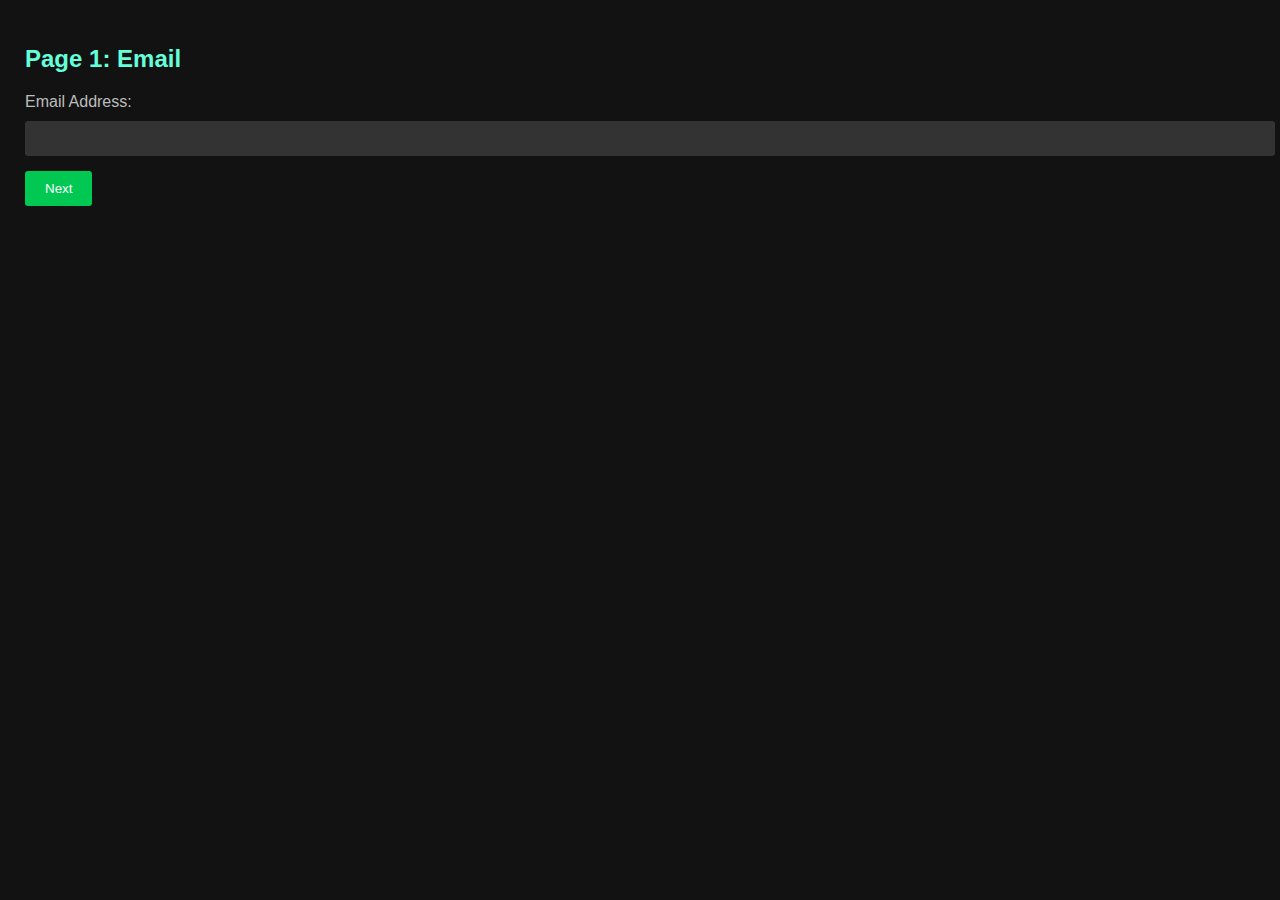
<file: Survey_form/index.html>
<!DOCTYPE html>
<html lang="en">
<head>
<meta charset="UTF-8">
<meta name="viewport" content="width=device-width, initial-scale=1.0">
<link rel="stylesheet" href="style.css">
<title>Multi-Page Survey Form</title>
</head>
<body>
<div id="page1" class="survey-page">
  <h2>Page 1: Email</h2>
  <label for="email">Email Address:</label>
  <input type="email" id="email" required>
  <button onclick="saveAndNavigate(2)">Next</button>
</div>

<div id="page2" class="survey-page" style="display:none;">
  <h2>Page 2: Name, State, Country</h2>
  <label for="name">Name:</label>
  <input type="text" id="name" required><br>

  <label for="state">State:</label>
  <input type="text" id="state"><br>

  <label for="country">Country:</label>
  <input type="text" id="country"><br>

  <label for="ph">phone no:</label>
  <input type="text" id="ph"><br>

  <button onclick="saveAndNavigate(3)">Next</button>
</div>

<div id="page3" class="survey-page" style="display:none;">
  <h2>Page 3: Questions</h2>
  <label for="question1">How are you:</label>
  <input type="text" id="question1"><br>

  <label for="question2">How was your overall experence:</label>
  <input type="text" id="question2"><br>

  <label for="question3">any suggestions:</label>
  <input type="text" id="question3"><br>

  <button onclick="submitForm()">Submit</button>
</div>

<script>
  function saveAndNavigate(pageNumber) {
    const currentPage = document.getElementById(`page${pageNumber - 1}`);
    const nextPage = document.getElementById(`page${pageNumber}`);
    
    // Save input values to localStorage/sessionStorage
    if (pageNumber === 2) {
      localStorage.setItem('email', document.getElementById('email').value);
    } else if (pageNumber === 3) {
      localStorage.setItem('name', document.getElementById('name').value);
      localStorage.setItem('state', document.getElementById('state').value);
      localStorage.setItem('country', document.getElementById('country').value);
      localStorage.setItem('ph', document.getElementById('ph').value);
    }

    currentPage.style.display = 'none';
    nextPage.style.display = 'block';
  }

  function submitForm() {
    const email = localStorage.getItem('email');
    const name = localStorage.getItem('name');
    const state = localStorage.getItem('state');
    const country = localStorage.getItem('country');
    const ph = localStorage.getItem('ph');
    const question1 = document.getElementById('question1').value;
    const question2 = document.getElementById('question2').value;
    const question3 = document.getElementById('question3').value;

    // Perform email submission (server-side scripting)
    // Example using JavaScript fetch API (not for actual email sending)
    // const body = {
    //   email,
    //   name,
    //   state,
    //   country,
    //   question1,
    //   question2,
    //   question3
    // };

    var body = "email : " + email + "\n" + "name "+name + "\n" + "phone no " + ph 
      + "state "+state + "\n" + "country " + country + "\n"+ "How are you:" + question1 + "\n"
      + "How was your overall experence:" + question2+"\n"+"any suggestion:"+question3;

    const subject = "test subject";


    var mailtoLink = "mailto:your-email@example.com" +
                "?subject=" + encodeURIComponent(subject) +
                "&body=" + encodeURIComponent(body);

            window.open(mailtoLink);
  }
</script>
</body>
</html>
</file>
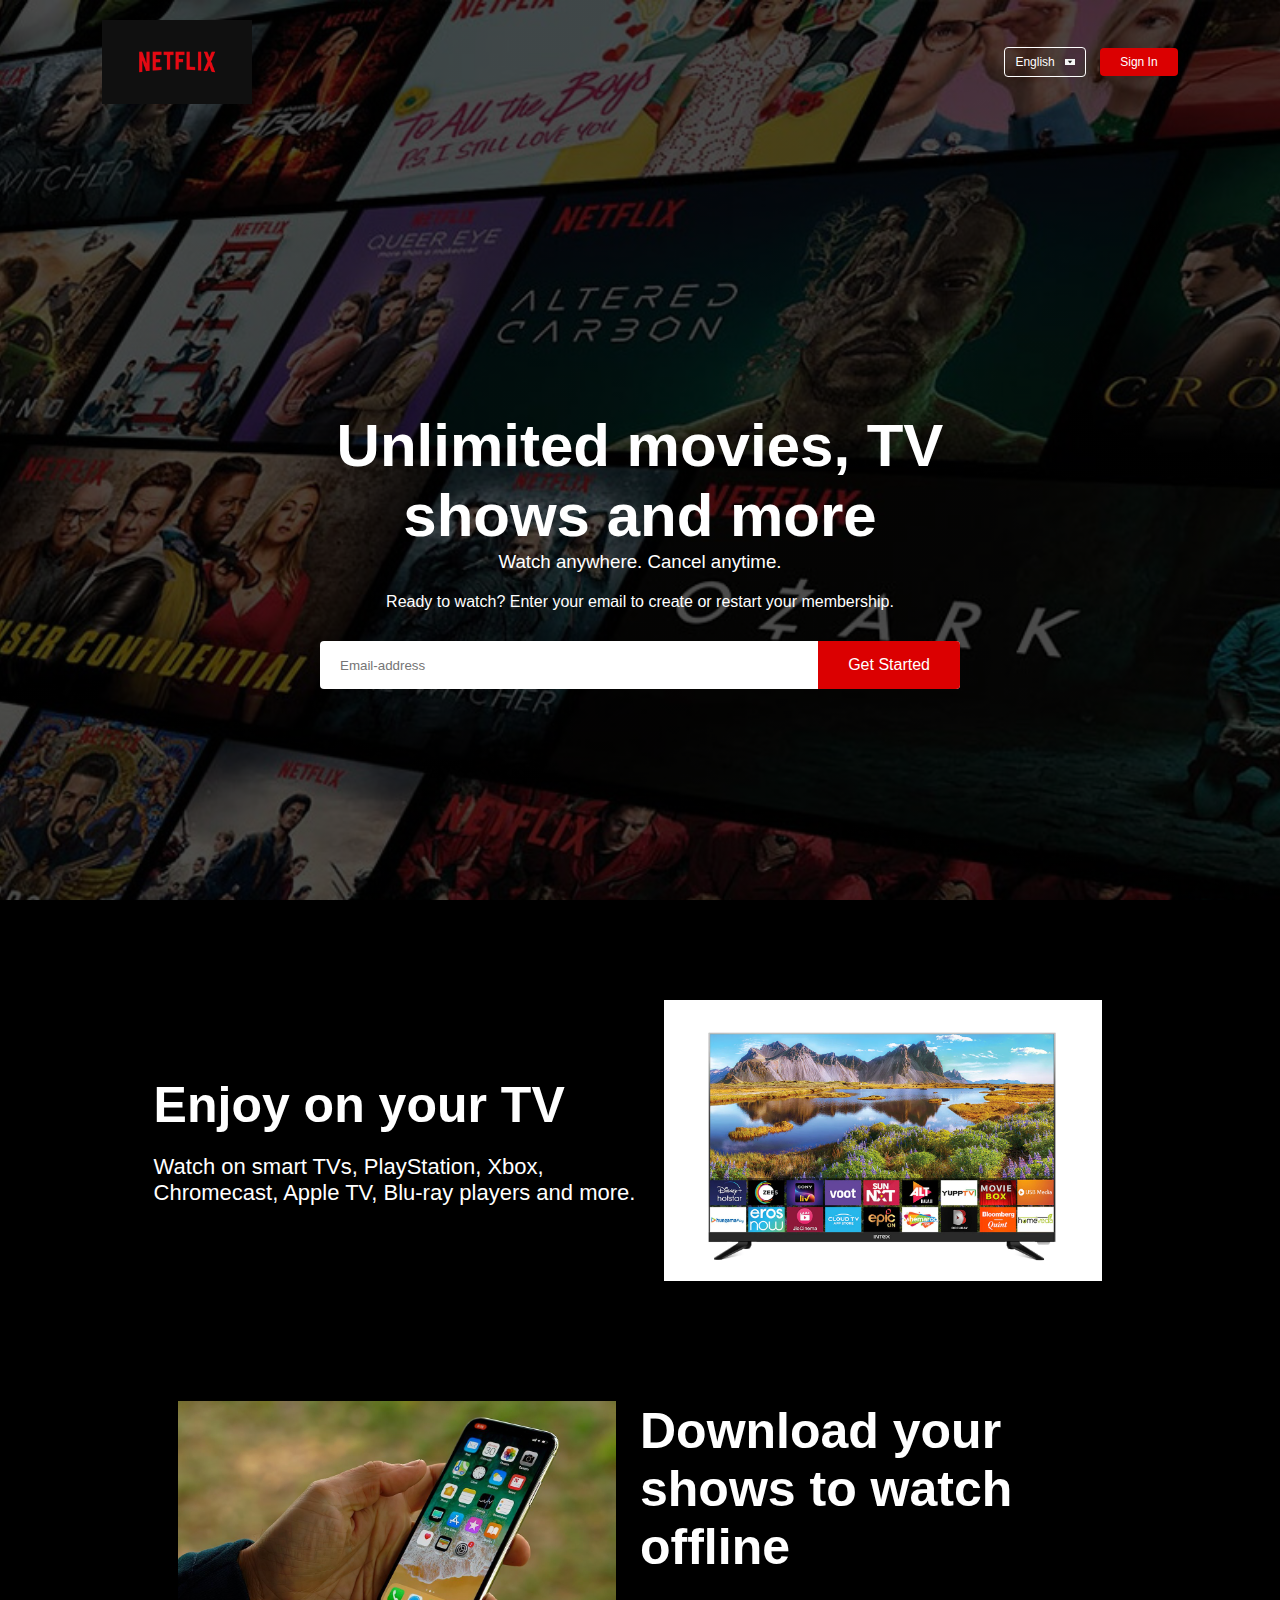
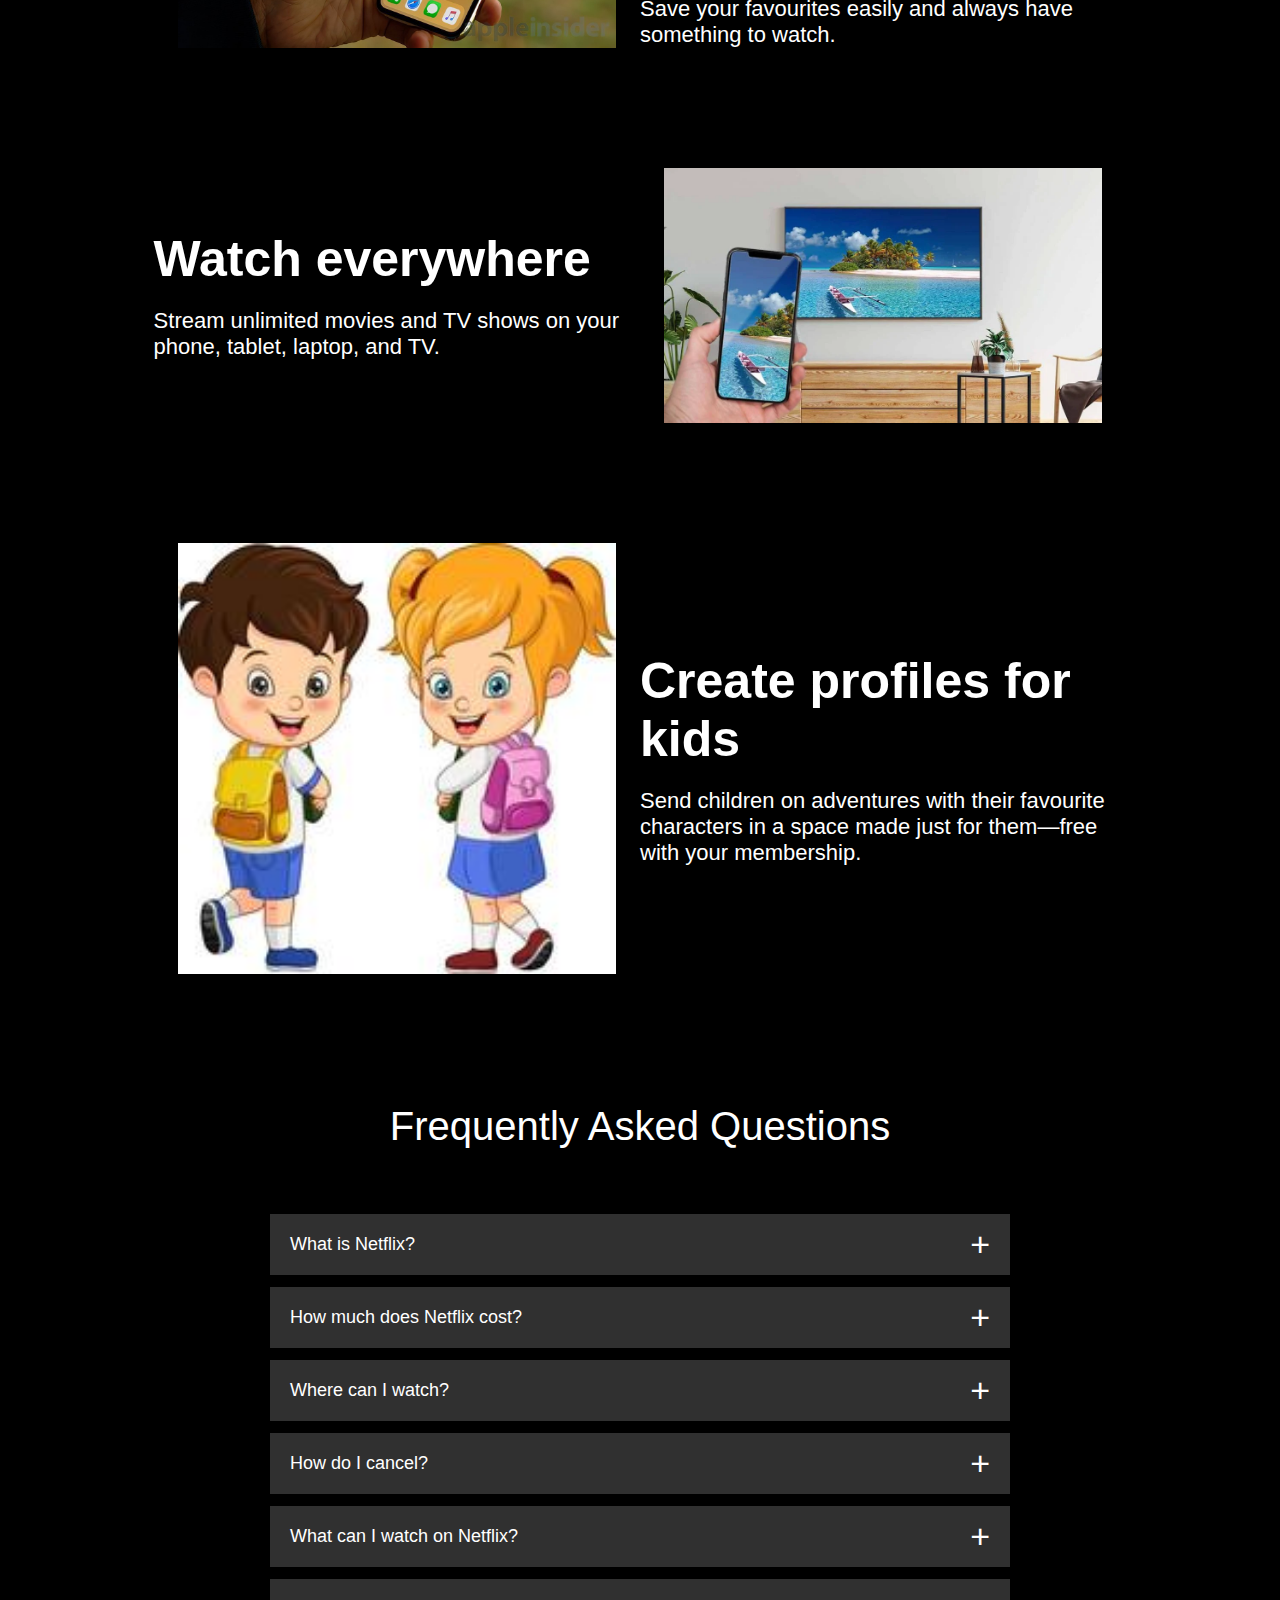
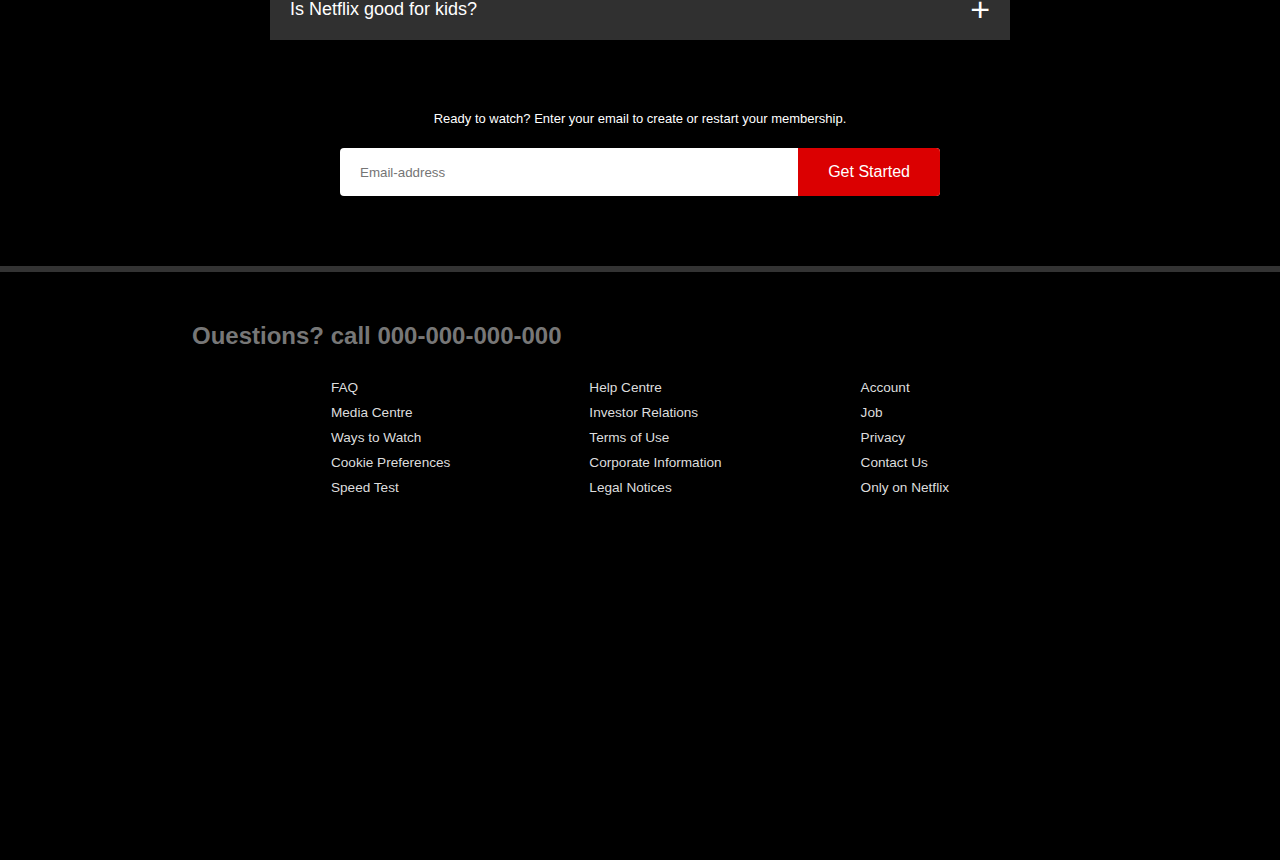
<file: Netflix/Netflix.html>
<!DOCTYPE html>
<html lang="en">
<head>
    <meta charset="UTF-8">
<meta name="viewport" content="width=device-width, initial scale=1.0">
<title>Netflix Website Clone</title>
<link rel="stylesheet" href="styles.css">
</head>
<body>

    <div class="header">
<nav>
    <img src="logo.png" class="logo">
    <div>
        <button class="language-btn">English <img src="down.png"></button>
        <button>Sign In</button>
    </div>
</nav>
<div class="header-content">
    <h1>Unlimited movies, TV shows and more</h1>
    <h3>Watch anywhere. Cancel anytime.</h3>
    <p>Ready to watch? Enter your email to create or restart your membership.</p>
    <form  class="email-signup">
        <input type="email" placeholder="Email-address" required>
        <button type="submit">Get Started</button>
    </form>
</div>
    </div>

    <div class="features">
        <div class="row">
            <div class="text-col">
                <h2>Enjoy on your TV</h2>
                   <p>Watch on smart TVs, PlayStation, Xbox, Chromecast, Apple TV, Blu-ray players and more.</p>
            </div>
            <div class="img-col">
                <img src="tvv.png">
            </div>
        </div>
        <div class="row">
            <div class="img-col">
                <img src="mobile.png">
            </div>
            <div class="text-col">
                <h2>Download your shows to watch offline</h2>
                   <p>Save your favourites easily and always have something to watch.</p>
            </div>
            
        </div>
        <div class="row">
            <div class="text-col">
                <h2>Watch everywhere</h2>
                   <p>Stream unlimited movies and TV shows on your phone, tablet, laptop, and TV.</p>
            </div>
            <div class="img-col">
                <img src="tvmobile.png">
            </div>
        </div>
        <div class="row">
            <div class="img-col">
                <img src="kids.png">
            </div>
            <div class="text-col">
                <h2>Create profiles for kids</h2>
                   <p>Send children on adventures with their favourite characters in a space made just for them—free with your membership.</p>
            </div>
            
        </div>
    </div>

    <div class="faq">
        <h2>Frequently Asked Questions</h2>
        <ul class="accordion">
            <li>
                <input type="radio" name="accordion" id="first">
                <label for="first">What is Netflix?</label> 
                <div class="content">
                    <p>Netflix is a streaming service that offers a wide variety of award-winning TV shows, movies, anime, documentaries and more – on thousands of internet-connected devices.

                        You can watch as much as you want, whenever you want, without a single ad – all for one low monthly price. There's always something new to discover, and new TV shows and movies are added every week!</p>
                </div>
            </li>
            <li>
                <input type="radio" name="accordion" id="second">
                <label for="second">How much does Netflix cost?</label> 
                <div class="content">
                    <p>Watch Netflix on your smartphone, tablet, Smart TV, laptop, or streaming device, all for one fixed monthly fee. Plans range from ₹ 149 to ₹ 649 a month. No extra costs, no contracts.</p>
                </div>
            </li>
            <li>
                <input type="radio" name="accordion" id="third">
                <label for="third">Where can I watch?</label> 
                <div class="content">
                    <p>Watch anywhere, anytime. Sign in with your Netflix account to watch instantly on the web at netflix.com from your personal computer or on any internet-connected device that offers the Netflix app, including smart TVs, smartphones, tablets, streaming media players and game consoles.

                        You can also download your favourite shows with the iOS, Android, or Windows 10 app. Use downloads to watch while you're on the go and without an internet connection. Take Netflix with you anywhere.</p>
                </div>
            </li>
            <li>
                <input type="radio" name="accordion" id="fourth">
                <label for="fourth">How do I cancel?</label> 
                <div class="content">
                    <p>Netflix is flexible. There are no annoying contracts and no commitments. You can easily cancel your account online in two clicks. There are no cancellation fees – start or stop your account anytime.</p>
                </div>
            </li>
            <li>
                <input type="radio" name="accordion" id="fifth">
                <label for="fifth">What can I watch on Netflix?</label> 
                <div class="content">
                    <p>Netflix has an extensive library of feature films, documentaries, TV shows, anime, award-winning Netflix originals, and more. Watch as much as you want, anytime you want.</p>
                </div>
            </li>
            <li>
                <input type="radio" name="accordion" id="sixth">
                <label for="sixth">Is Netflix good for kids?</label> 
                <div class="content">
                    <p>The Netflix Kids experience is included in your membership to give parents control while kids enjoy family-friendly TV shows and films in their own space.

                        Kids profiles come with PIN-protected parental controls that let you restrict the maturity rating of content kids can watch and block specific titles you don’t want kids to see.</p>
                </div>
            </li>
        </ul>
        <small>Ready to watch? Enter your email to create or restart your membership.</small>
        <form  class="email-signup">
            <input type="email" placeholder="Email-address" required>
            <button type="submit">Get Started</button>
        </form>
    </div>
    <footer>
        <h2>Ouestions? call 000-000-000-000</h2>
        <div class="foot-panel1">
            <ul>
                <a>FAQ</a>
                <a>Media Centre</a>
                <a>Ways to Watch</a>
                <a>Cookie Preferences</a>
                <a>Speed Test</a>
            </ul>
            <ul>
                <a>Help Centre</a>
                <a>Investor Relations</a>
                <a>Terms of Use</a>
                <a>Corporate Information</a>
                <a>Legal Notices</a>
            </ul>
            <ul>
                <a>Account</a>
                <a>Job</a>
                <a>Privacy</a>
                <a>Contact Us</a>
                <a>Only on Netflix</a>
            </ul>
    </footer>
</body>
</html>
</file>
<file: Survey_form/style.css>
/* styles.css */

body {
    font-family: Arial, sans-serif;
    margin: 0;
    padding: 25px;
    background-color: #121212;
    color: #ffffff;
  }
  
  .container {
    max-width: 800px;
    margin: 0 auto;
    padding: 20px;
    background-color: #1e1e1e;
    border-radius: 5px;
    box-shadow: 0 2px 4px rgba(0, 0, 0, 0.1);
  }
  
  h2 {
    margin-top: 0;
    color: #64ffda;
  }
  
  label {
    display: block;
    margin-bottom: 10px;
    color: #bdbdbd;
  }
  
  input[type="email"],
  input[type="text"] {
    width: 100%;
    padding: 10px;
    margin-bottom: 15px;
    background-color: #333;
    color: #ffffff;
    border: none;
    border-radius: 3px;
  }
  
  button {
    background-color: #00c853;
    color: #ffffff;
    border: none;
    padding: 10px 20px;
    border-radius: 3px;
    cursor: pointer;
    transition: background-color 0.3s;
  }
  
  button:hover {
    background-color: #009624;
  }
  
  /* Additional styling for a dark theme */
  .survey-page {
    margin-top: 20px;
    display: none;
  }
  
  #page1 {
    display: block;
  }
  
  #page2, #page3 {
    padding: 20px;
    background-color: #2c2c2c;
    border-radius: 5px;
  }
</file>
<file: Netflix/styles.css>
*{
    margin: 0;
    padding: 0;
    font-family: 'Poppins' , sans-serif;
    box-sizing: border-box;
}

body{
    background: black;
    color: white;
}

.header{
    width: 100%;
    height: 100vh;
    background-image: linear-gradient(rgba(0,0,0,0.7), rgba(0,0,0,0.7)), url("header.png");
    background-size: cover;
    background-position: center;
    padding: 10px 8%;
    position: relative;
}

nav{
    display: flex;
    justify-content: space-between;
    align-items: center;
    padding: 10px 0;
}

.logo{
    width: 150px;
    cursor: pointer;
}

nav button{
    border: 0;
    outline: 0;
    background: #db0001;
    color: #fff;
    padding: 7px 20px;
    font-size: 12px;
    border-radius: 4px;
    margin-left: 10px;
    cursor: pointer;     
}

.language-btn{
    display: inline-flex;
    align-items: center;
    background: transparent;
    border: 1px solid #fff;
    padding: 7px 10px;
}

.language-btn img{
    width: 10px;
    margin-left: 10px;
}

.header-content{
    position: absolute;
    top: 50%;
    left: 50%;
    transform: translate(-50%, -50%);
    text-align: center;
    margin-top: 100px;
}

.header-content h1{
    font-size: 60px;
    line-height: 70px;
    font-weight: 600;
    max-width: 650px;
}

.header-content h3{
    font-weight: 400;
    margin-bottom: 20px;
}

.email-signup{
    background: white;
    border-radius: 4px;
    display: flex;
    align-items: center;
    margin-top: 30px;
    overflow: hidden;
}

.email-signup input{
    flex: 1;
    border: 0;
    outline: 0;
    margin-left: 20px;
}

.email-signup button{
    background: #db0001;
    border: 0;
    outline: 0;
    color: #fff;
    font-size: 16px;
    cursor: pointer;
    padding: 15px 30px;
}


/* features  */

.features{
    padding: 50px 12%;
    font-size: 22px;
}

.row{
    display: flex;
    width: 100%;
    align-items: center;
    flex-wrap: wrap;
    padding: 50px 0;
}

.text-col{
    flex-basis: 50%;
    margin-bottom: 20px;
}

.img-col{
    flex-basis: 50%;
    margin-bottom: 20px;
}

.img-col img{
    display: block;
    width: 90%;
    margin: auto;
}

.features h2{
    font-size: 50px;
    font-weight: 600;
    margin-bottom: 20px;
}

/* faq   */
.faq{
    padding: 10px 12%;
    text-align: center;
    font-size: 18px;
}

.faq h2{
    font-size: 40px;
    font-weight: 500;
}


.accordion{
    margin: 60px auto;
    width: 100%;
    max-width: 750px;
}

.accordion li{
    list-style: none;
    width: 100%;
    padding: 5px;
}

.accordion li label{
    display: flex;
    align-items: center;
    padding: 20px;
    font-size: 18px;
    font-weight: 500;
    background: #303030;
    margin-bottom: 2px;
    cursor: pointer;
    position: relative;
}

label::after{
    content: '+';
    font-size: 34px;
    position: absolute;
   right: 20px;
   transition: transform 0.5s;
}

input[type="radio"]{
    display: none;
}

.accordion .content{
    overflow: hidden;
    background: #303030;
    text-align: left;
    padding: 0 20px;
    max-height: 0;
    transition: max-height 0.5s, padding 0.5s;
}

.accordion input[type="radio"]:checked + label + .content{
    padding: 30px 20px;
    max-height: 600px;
}

.accordion input[type="radio"]:checked + label::after{
   transform: rotate(135deg);
}

.faq .email-signup{
    max-width: 600px;
    margin: 20px auto 60px;
}

.faq small{
    font-size: 13px;
}

/* footer  */
footer{
    padding: 50px 15% 10px;
    border-top: 6px solid #333;
    color: #777;
}

.footer h2{
    font-weight: 400;
    font-size: 18px;
    margin-bottom: 30px;
}

.foot-panel1{
   
    color: white;
    height: 500px;
    display: flex;
    justify-content: space-evenly;
 }

 
 ul{
    margin-top: 20px;
 }

 ul a{
    display: block;
    font-size: 0.85rem;
    margin-top: 10px;
    color: #dddddd;
 
 }
</file>
